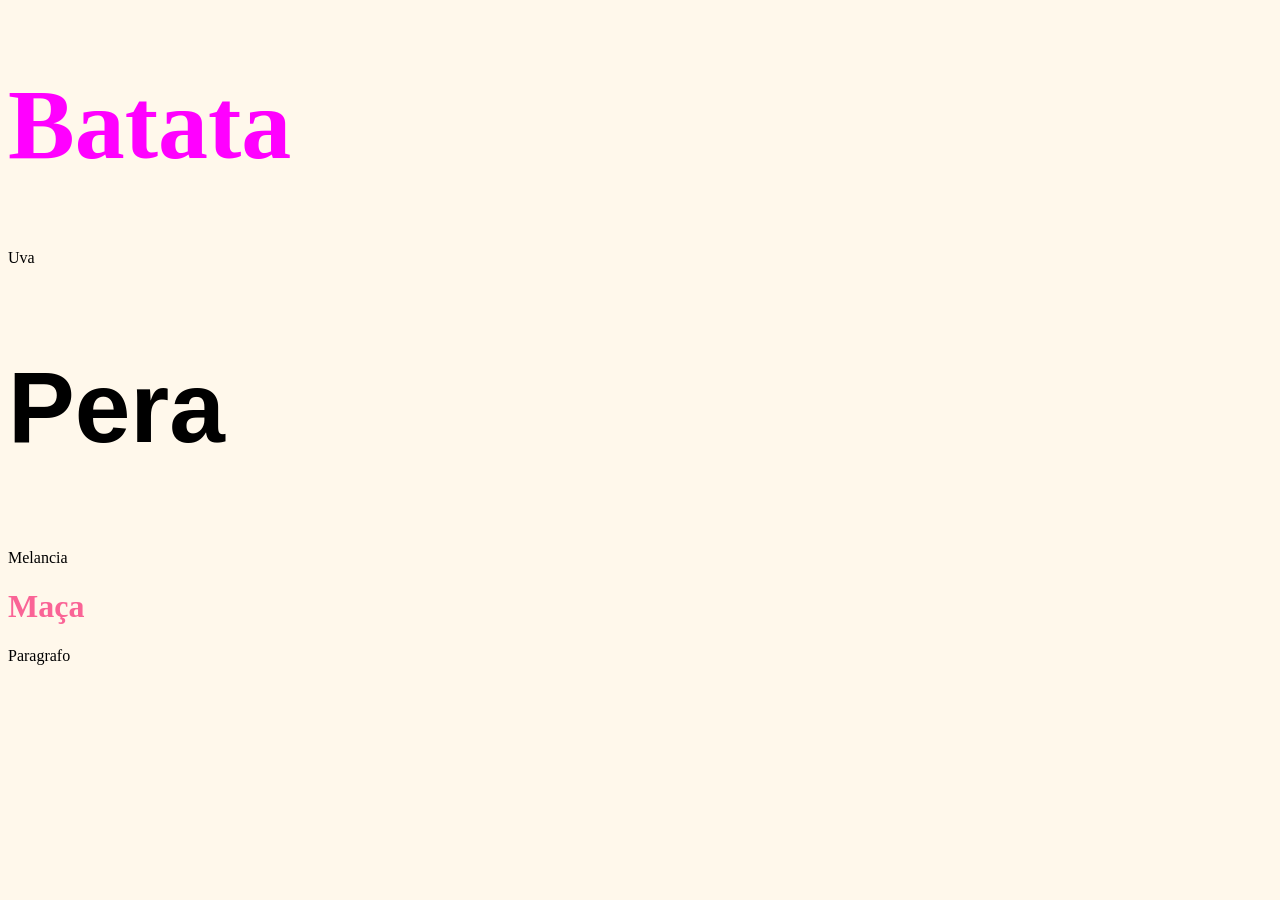
<file: css-arquivo/index.html>
<!DOCTYPE html>
<html lang="en">

<head>
    <meta charset="UTF-8">
    <meta name="viewport" content="width=device-width, initial-scale=1.0">
    <title>Document</title>

    <link rel="stylesheet" href="style.css">
</head>

<body>

    <h1 id="batata" class="fruta">Batata</h1>

    <span>Uva</span>

    <h2 class="fruta"> <a href="https://google.com/pera" target="_blank">Pera</a>
    </h2>

    <a href="https://google.com/pera">Melancia</a>

    <h1>Maça</h1>

    <p>Paragrafo</p>
</body>

</html>
</file>
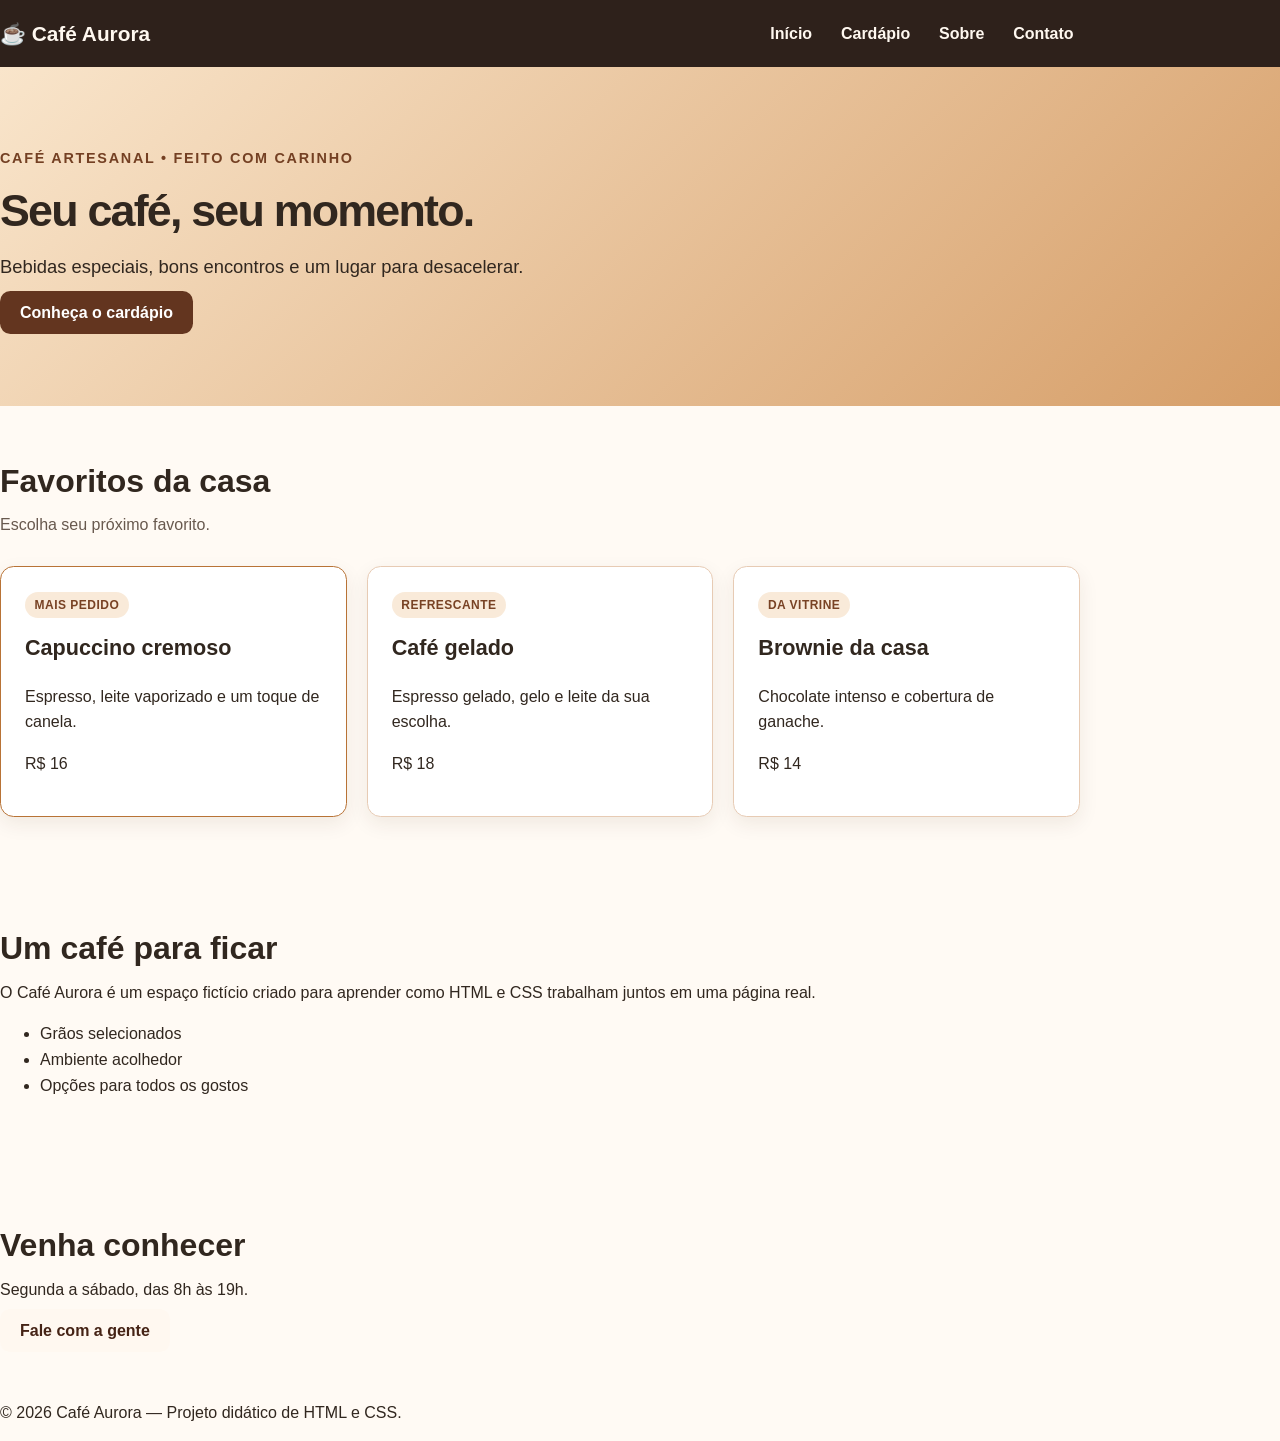
<file: projeto/index.html>
<!DOCTYPE html>
<html lang="pt-BR">
<head>
    <meta charset="UTF-8">
    <meta name="viewport" content="width=device-width, initial-scale=1.0">
    <title>Café Aurora — Cafeteria artesanal</title>
    <link rel="stylesheet" href="estilos.css">
</head>
<body>
    <header class="topo">
        <div class="container topo-conteudo">
            <a href="#inicio" class="marca">☕ Café Aurora</a>
            <nav class="menu" aria-label="Menu principal">
                <a href="#inicio">Início</a>
                <a href="#cardapio">Cardápio</a>
                <a href="#sobre">Sobre</a>
                <a href="#contato">Contato</a>
            </nav>
        </div>
    </header>

    <main>
        <section class="hero" id="inicio">
            <div class="container hero-conteudo">
                <p class="sobretitulo">Café artesanal • Feito com carinho</p>
                <h1>Seu café, seu momento.</h1>
                <p class="intro">
                    Bebidas especiais, bons encontros e um lugar para desacelerar.
                </p>
                <a class="botao" href="#cardapio">Conheça o cardápio</a>
            </div>
        </section>

        <section class="secao" id="cardapio">
            <div class="container">
                <h2>Favoritos da casa</h2>
                <p class="descricao-secao">Escolha seu próximo favorito.</p>

                <div class="cards">
                    <article class="card destaque">
                        <span class="etiqueta">Mais pedido</span>
                        <h3>Capuccino cremoso</h3>
                        <p>Espresso, leite vaporizado e um toque de canela.</p>
                        <p class="preco">R$ 16</p>
                    </article>

                    <article class="card">
                        <span class="etiqueta">Refrescante</span>
                        <h3>Café gelado</h3>
                        <p>Espresso gelado, gelo e leite da sua escolha.</p>
                        <p class="preco">R$ 18</p>
                    </article>

                    <article class="card">
                        <span class="etiqueta">Da vitrine</span>
                        <h3>Brownie da casa</h3>
                        <p>Chocolate intenso e cobertura de ganache.</p>
                        <p class="preco">R$ 14</p>
                    </article>
                </div>
            </div>
        </section>

        <section class="secao sobre" id="sobre">
            <div class="container">
                <h2>Um café para ficar</h2>
                <p>
                    O Café Aurora é um espaço fictício criado para aprender
                    como HTML e CSS trabalham juntos em uma página real.
                </p>
                <ul class="beneficios">
                    <li>Grãos selecionados</li>
                    <li>Ambiente acolhedor</li>
                    <li>Opções para todos os gostos</li>
                </ul>
            </div>
        </section>

        <section class="secao contato" id="contato">
            <div class="container">
                <h2>Venha conhecer</h2>
                <p>Segunda a sábado, das 8h às 19h.</p>
                <a class="botao botao-secundario" href="mailto:ola@exemplo.com">Fale com a gente</a>
            </div>
        </section>
    </main>

    <footer class="rodape">
        <div class="container">
            <p>© 2026 Café Aurora — Projeto didático de HTML e CSS.</p>
        </div>
    </footer>
</body>
</html>
</file>
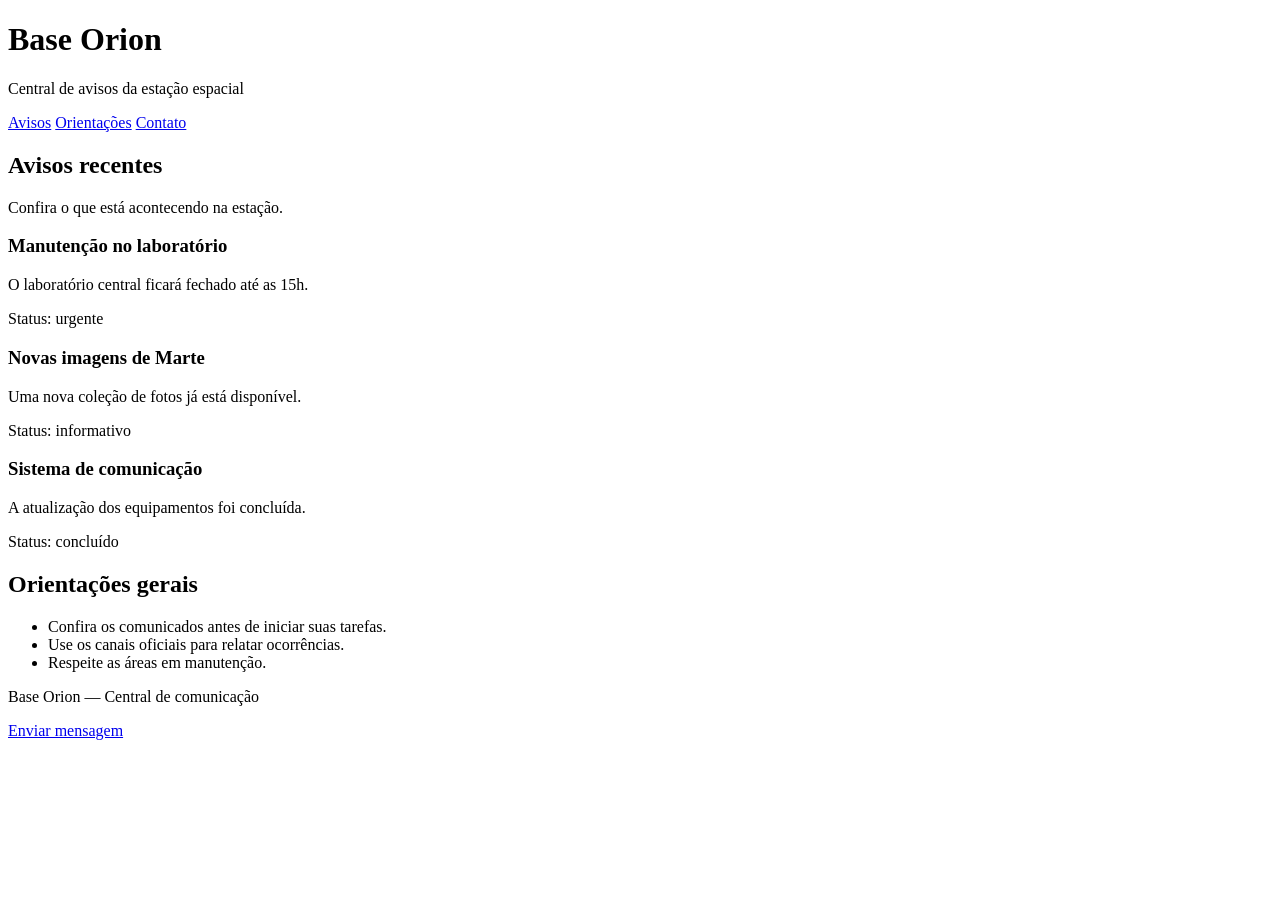
<file: SuperDev_CSS3_Exercicios_Independentes/01-central-alertas/index.html>
<!DOCTYPE html>
<html lang="pt-BR">
<head>
  <meta charset="UTF-8">
  <meta name="viewport" content="width=device-width, initial-scale=1.0">
  <title>Central de Avisos — Base Orion</title>
  <link rel="stylesheet" href="estilos.css">
</head>
<body>
  <header id="topo">
    <h1>Base Orion</h1>
    <p>Central de avisos da estação espacial</p>
    <nav class="menu" aria-label="Navegação principal">
      <a href="#avisos">Avisos</a>
      <a href="#orientacoes">Orientações</a>
      <a href="#contato">Contato</a>
    </nav>
  </header>

  <main>
    <section id="avisos">
      <h2>Avisos recentes</h2>
      <p>Confira o que está acontecendo na estação.</p>

      <article class="aviso aviso-urgente">
        <h3>Manutenção no laboratório</h3>
        <p>O laboratório central ficará fechado até as 15h.</p>
        <p class="status">Status: urgente</p>
      </article>

      <article class="aviso">
        <h3>Novas imagens de Marte</h3>
        <p>Uma nova coleção de fotos já está disponível.</p>
        <p class="status">Status: informativo</p>
      </article>

      <article class="aviso aviso-concluido">
        <h3>Sistema de comunicação</h3>
        <p>A atualização dos equipamentos foi concluída.</p>
        <p class="status">Status: concluído</p>
      </article>
    </section>

    <section id="orientacoes">
      <h2>Orientações gerais</h2>
      <ul>
        <li>Confira os comunicados antes de iniciar suas tarefas.</li>
        <li>Use os canais oficiais para relatar ocorrências.</li>
        <li>Respeite as áreas em manutenção.</li>
      </ul>
    </section>
  </main>

  <footer id="contato">
    <p>Base Orion — Central de comunicação</p>
    <a href="mailto:contato@exemplo.com">Enviar mensagem</a>
  </footer>
</body>
</html>
</file>
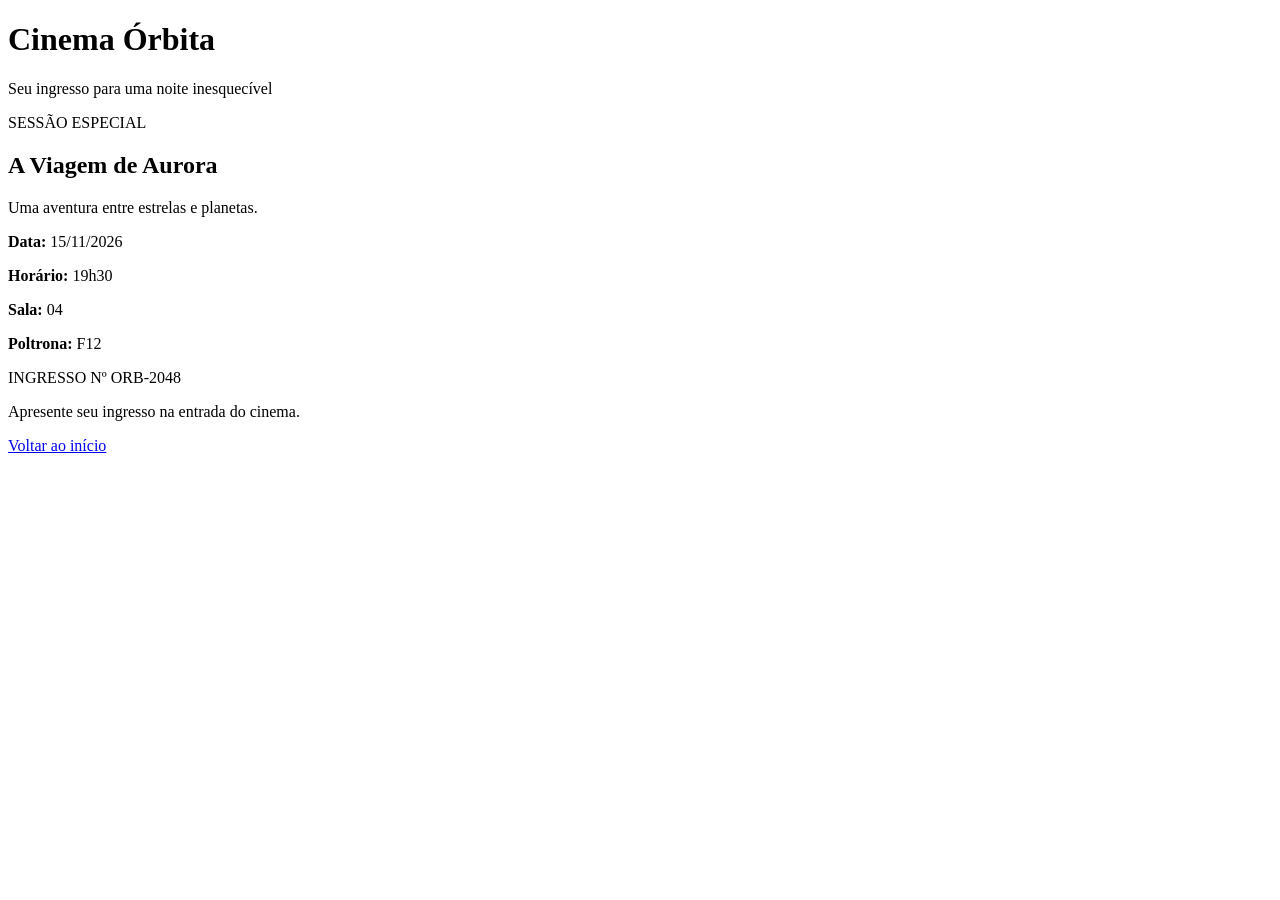
<file: SuperDev_CSS3_Exercicios_Independentes/02-ingresso-cinema/index.html>
<!DOCTYPE html>
<html lang="pt-BR">
<head>
  <meta charset="UTF-8">
  <meta name="viewport" content="width=device-width, initial-scale=1.0">
  <title>Ingresso — Cinema Órbita</title>
  <link rel="stylesheet" href="estilos.css">
</head>
<body>
  <header id="topo">
    <h1>Cinema Órbita</h1>
    <p>Seu ingresso para uma noite inesquecível</p>
  </header>

  <main>
    <section class="ingresso" aria-labelledby="titulo-filme">
      <p class="categoria">SESSÃO ESPECIAL</p>
      <h2 id="titulo-filme">A Viagem de Aurora</h2>
      <p class="descricao">Uma aventura entre estrelas e planetas.</p>

      <div class="detalhes">
        <p><strong>Data:</strong> 15/11/2026</p>
        <p><strong>Horário:</strong> 19h30</p>
        <p><strong>Sala:</strong> 04</p>
        <p><strong>Poltrona:</strong> F12</p>
      </div>

      <p class="codigo">INGRESSO Nº ORB-2048</p>
    </section>

    <p class="mensagem">Apresente seu ingresso na entrada do cinema.</p>
    <a href="#topo" class="voltar">Voltar ao início</a>
  </main>
</body>
</html>
</file>
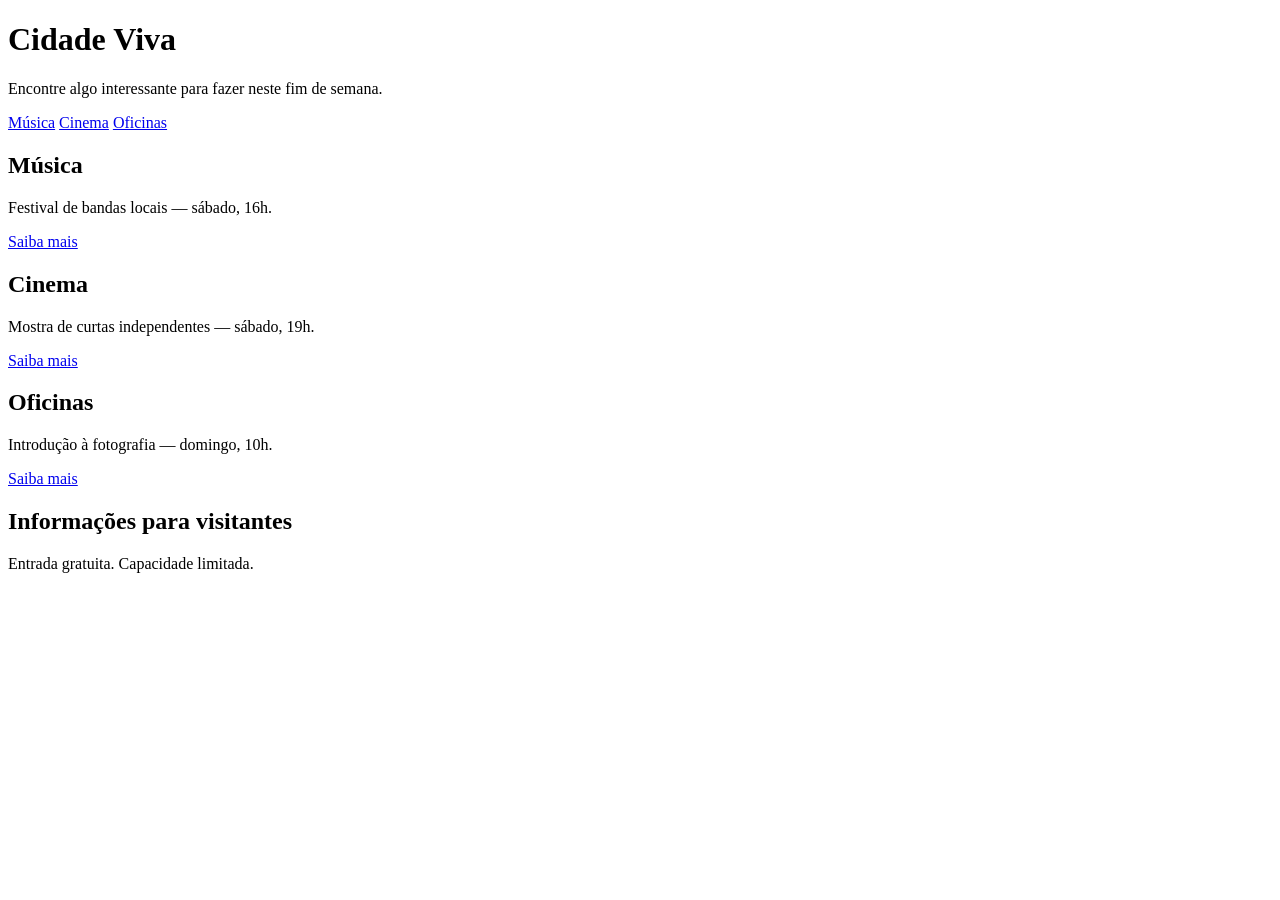
<file: SuperDev_CSS3_Exercicios_Independentes/03-agenda-cultural/index.html>
<!DOCTYPE html>
<html lang="pt-BR">
<head>
  <meta charset="UTF-8">
  <meta name="viewport" content="width=device-width, initial-scale=1.0">
  <title>Agenda Cultural — Cidade Viva</title>
  <link rel="stylesheet" href="estilos.css">
</head>
<body>
  <header>
    <h1>Cidade Viva</h1>
    <p>Encontre algo interessante para fazer neste fim de semana.</p>
    <nav aria-label="Categorias">
      <a class="categoria" href="#musica">Música</a>
      <a class="categoria" href="#cinema">Cinema</a>
      <a class="categoria" href="#oficinas">Oficinas</a>
    </nav>
  </header>

  <main>
    <section id="musica">
      <h2>Música</h2>
      <p>Festival de bandas locais — sábado, 16h.</p>
      <a class="acao" href="#informacoes">Saiba mais</a>
    </section>

    <section id="cinema">
      <h2>Cinema</h2>
      <p>Mostra de curtas independentes — sábado, 19h.</p>
      <a class="acao" href="#informacoes">Saiba mais</a>
    </section>

    <section id="oficinas">
      <h2>Oficinas</h2>
      <p>Introdução à fotografia — domingo, 10h.</p>
      <a class="acao" href="#informacoes">Saiba mais</a>
    </section>

    <section id="informacoes">
      <h2>Informações para visitantes</h2>
      <p>Entrada gratuita. Capacidade limitada.</p>
    </section>
  </main>
</body>
</html>
</file>
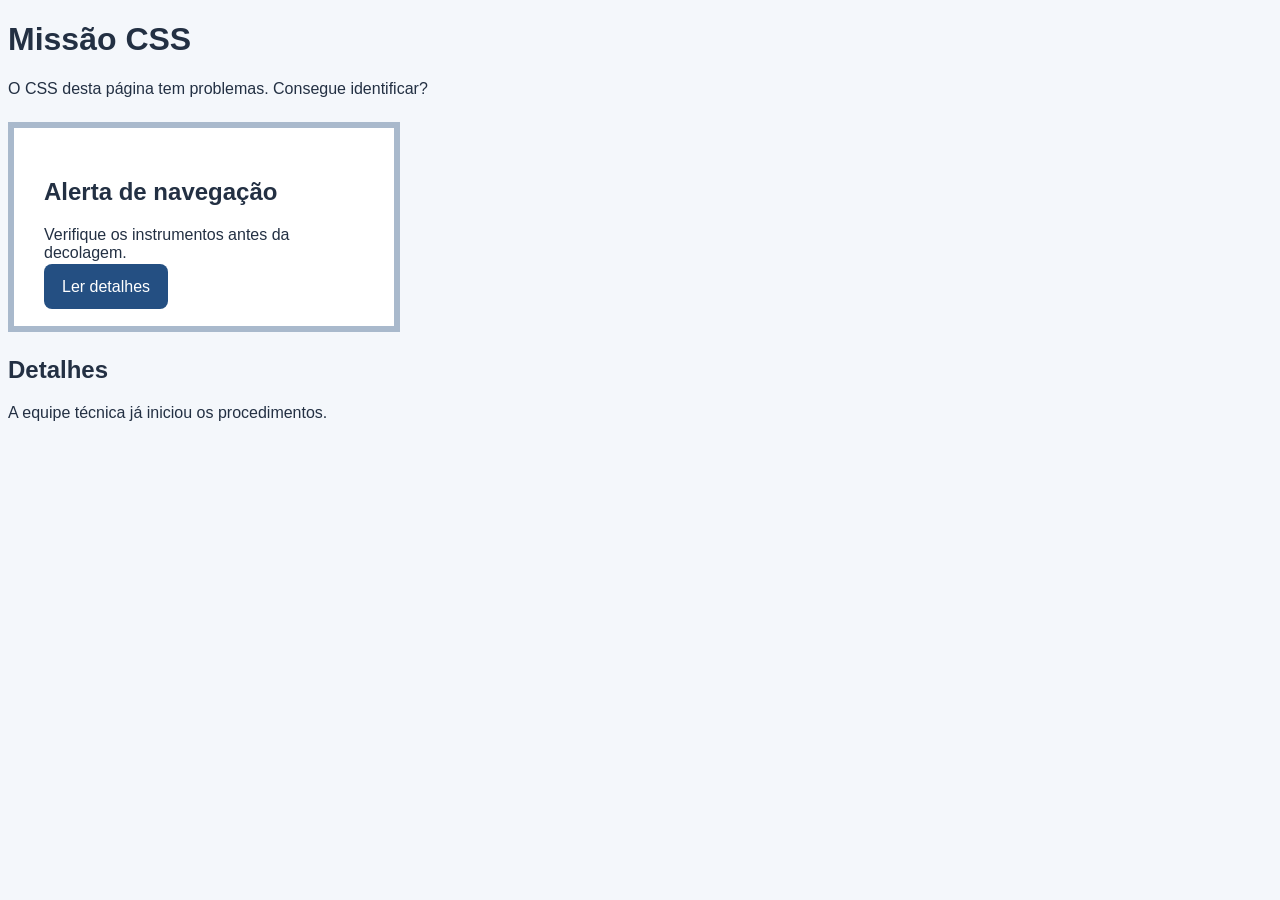
<file: SuperDev_CSS3_Exercicios_Independentes/04-debugging/index.html>
<!DOCTYPE html>
<html lang="pt-BR">
<head>
  <meta charset="UTF-8">
  <meta name="viewport" content="width=device-width, initial-scale=1.0">
  <title>Missão CSS — Depuração</title>
  <link rel="stylesheet" href="estilos.css">
</head>
<body>
  <main>
    <h1>Missão CSS</h1>
    <p>O CSS desta página tem problemas. Consegue identificar?</p>
    <article class="mensagem importante" id="alerta">
      <h2>Alerta de navegação</h2>
      <p>Verifique os instrumentos antes da decolagem.</p>
      <a class="botao" href="#detalhes">Ler detalhes</a>
    </article>
    <section id="detalhes">
      <h2>Detalhes</h2>
      <p>A equipe técnica já iniciou os procedimentos.</p>
    </section>
  </main>
</body>
</html>
</file>
<file: css-arquivo/style.css>
/*
seletor = uma tag html, id html, classe (css)
*/
seletor {
    propriedade: valor
}

body {
    background-color: #fff8eb;
    color: black;
}

h1 {
    color: rgb(250, 100, 150);
}

#batata {
    color: fuchsia;
}

.fruta {
    font-size: 100px;
}

.fruta a {
    font-family: Verdana, Geneva, Tahoma, sans-serif;
}

a {
    text-decoration: none;
    color: black;
}

ul li {

}
</file>
<file: projeto/estilos.css>
*,
*::before,
*::after {
    box-sizing: border-box;
}

html {
    scroll-behavior: smooth;
}

body {
    margin: 0;
    font-family: Arial, Helvetica, sans-serif;
    background-color: #fffaf4;
    font-size: 1rem;
    color: #31271f;
    line-height: 1.6;
}

h1,
h2,
h3,
p {
    margin-top: 0;
}

h1 {
    font-size: 2.8rem;
    line-height: 1.15;
    letter-spacing: -0.04em;
    margin-bottom: 1rem;
}

h2 {
    font-size: 2rem;
    line-height: 1.2;
    margin-bottom: .75rem;
}

h3 {
    font-size: 1.35rem;
    line-height: 1.3;
}

a {
    color: #6f3b24;
}

a:hover {
    color: #a84d22;
}

.container {
    width: 90%;
    max-width: 1080px;
}

header {
    background-color: #2e211b;
    color: #fff8f0;
    padding: 1rem 0;
}

.topo-conteudo {
    display: flex;
    align-items: center;
    justify-content: space-between;
    gap: 1.2rem;
    flex-wrap: wrap;
}

.marca {
    color: #fff8f0;
    text-decoration: none;
    font-size: 1.3rem;
    font-weight: 700;
}

.marca:hover {
    color: #f0b989;
}

.menu {
    display: flex;
    gap: 1rem;
    flex-wrap: wrap;
}

.menu a {
    color: #fff8f0;
    text-decoration: none;
    font-weight: bold;
    padding: .3rem .4rem;
}

.menu a:hover {
    color: #f0b989;
}

.hero {
    background: linear-gradient(135deg, #f9e5cb, #d69e68);
    padding: 5rem 0;
}

.hero-conteudo {
    max-width: 720px;
}

.sobretitulo {
    color: #744023;
    font-size: .9rem;
    font-weight: bold;
    text-transform: uppercase;
    letter-spacing: .12em;
}

.intro {
    font-size: 1.15rem;
    max-width: 58ch;
}

.botao {
    background-color: #63351f;
    color: white;
    text-decoration: none;
    font-weight: 700;
    border-radius: .65rem;
    padding: .8rem 1.25rem;
    margin-top: 1rem;
}

.botao:hover {
    background-color: #452315;
    color: white;
}

.botao-secundario {
    background-color: #fff8f0;
    color: #452315;
}

.botao-secundario:hover {
    background-color: #f4dcbf;
    color: #452315;
}

.secao {
    padding: 3.5rem 0;
}

.descricao-secao {
    color: #68594e;
    margin-bottom: 1.75rem;
}

.cards {
    display: flex;
    align-items: stretch;
    flex-wrap: wrap;
    gap: 1.25rem;
}

.card {
    background-color: #ffffff;
    border: 1px solid #e7cbb4;
    border-radius: .85rem;
    box-shadow: 0 7px 20px rgba(65, 37, 17, .08);
    padding: 1.5rem;
    flex: 1 1 240px;
    min-width: 0;
}

.card.destaque {
    border-color: #b87336;
}

.etiqueta {
    display: inline-block;
    padding: .2rem .6rem;
    border-radius: 2rem;
    background-color: #f9ead9;
    color: #784224;
    font-size: .75rem;
    font-weight: bold;
    text-transform: uppercase;
    letter-spacing: .04em;
    margin-bottom: 1rem;
}
</file>
<file: SuperDev_CSS3_Exercicios_Independentes/01-central-alertas/estilos.css>
/* ATIVIDADE 01 — escreva aqui o CSS da Central de Avisos. */
</file>
<file: SuperDev_CSS3_Exercicios_Independentes/02-ingresso-cinema/estilos.css>
/* ATIVIDADE 02 — estilize o ingresso usando Box Model. */
</file>
<file: SuperDev_CSS3_Exercicios_Independentes/03-agenda-cultural/estilos.css>
/* ATIVIDADE 03 — trabalhe unidades, tamanho, display e links. */
</file>
<file: SuperDev_CSS3_Exercicios_Independentes/04-debugging/estilos.css>
/* Esta atividade tem CSS propositalmente confuso. Corrija sem usar !important. */
body {
  font-family: Arial, sans-serif;
  background: #f4f7fb;
  color: #233043;
}

.mensagem {
  background: #fff;
  border: 2px solid #a9b9cc;
  padding: 18px;
  margin: 24px 0;
}

/* Problema 1: existe uma regra mais específica anulando esta cor. */
.importante { background: #ffe4c5; }
#alerta { background: #ffffff; }

/* Problema 2: padding vertical não se comporta como esperado em link inline. */
.botao {
  background: #244f82;
  color: white;
  padding: 14px 18px;
  border-radius: 8px;
  text-decoration: none;
}

/* Problema 3: a largura final da caixa ficou maior do que o solicitado. */
.mensagem {
  width: 320px;
  padding: 30px;
  border-width: 6px;
}

/* Problema 4: a regra abaixo tenta estilizar a classe como se fosse um elemento. */
importante h2 { color: #982f18; }
</file>
